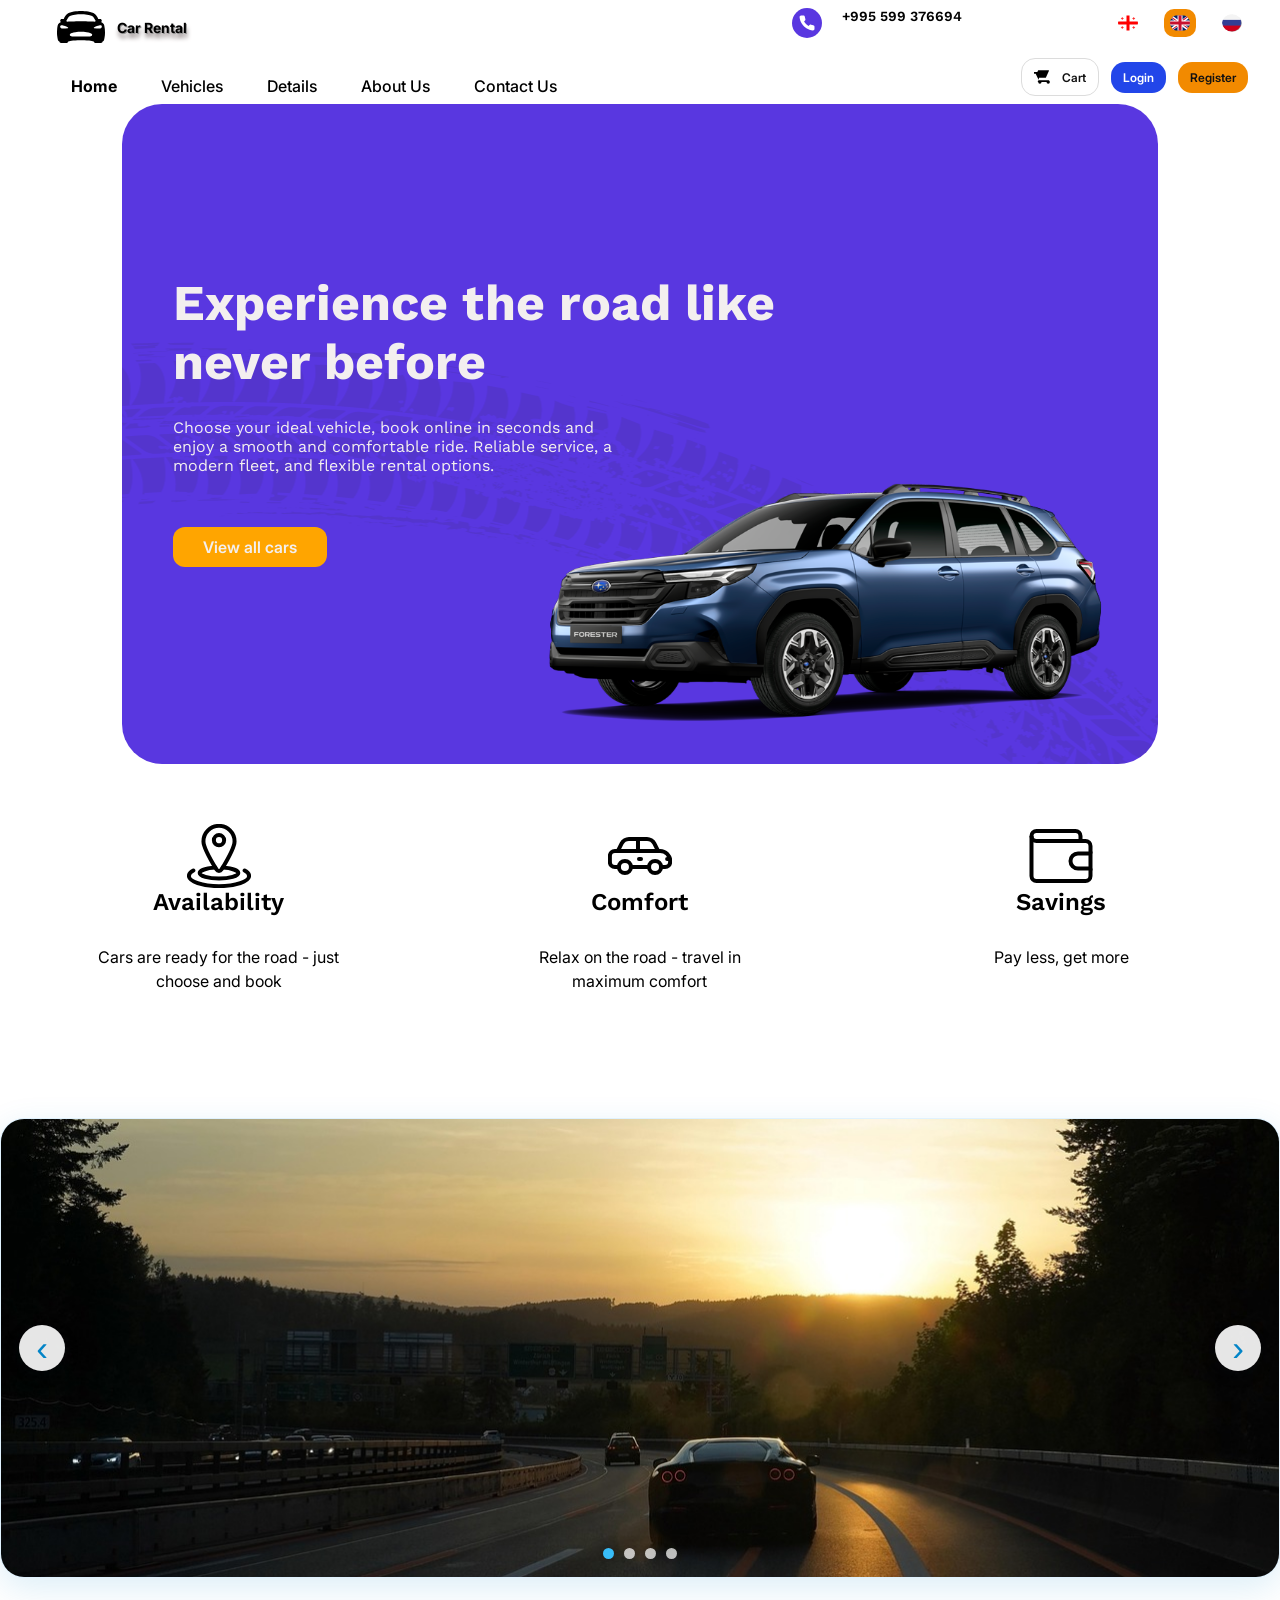
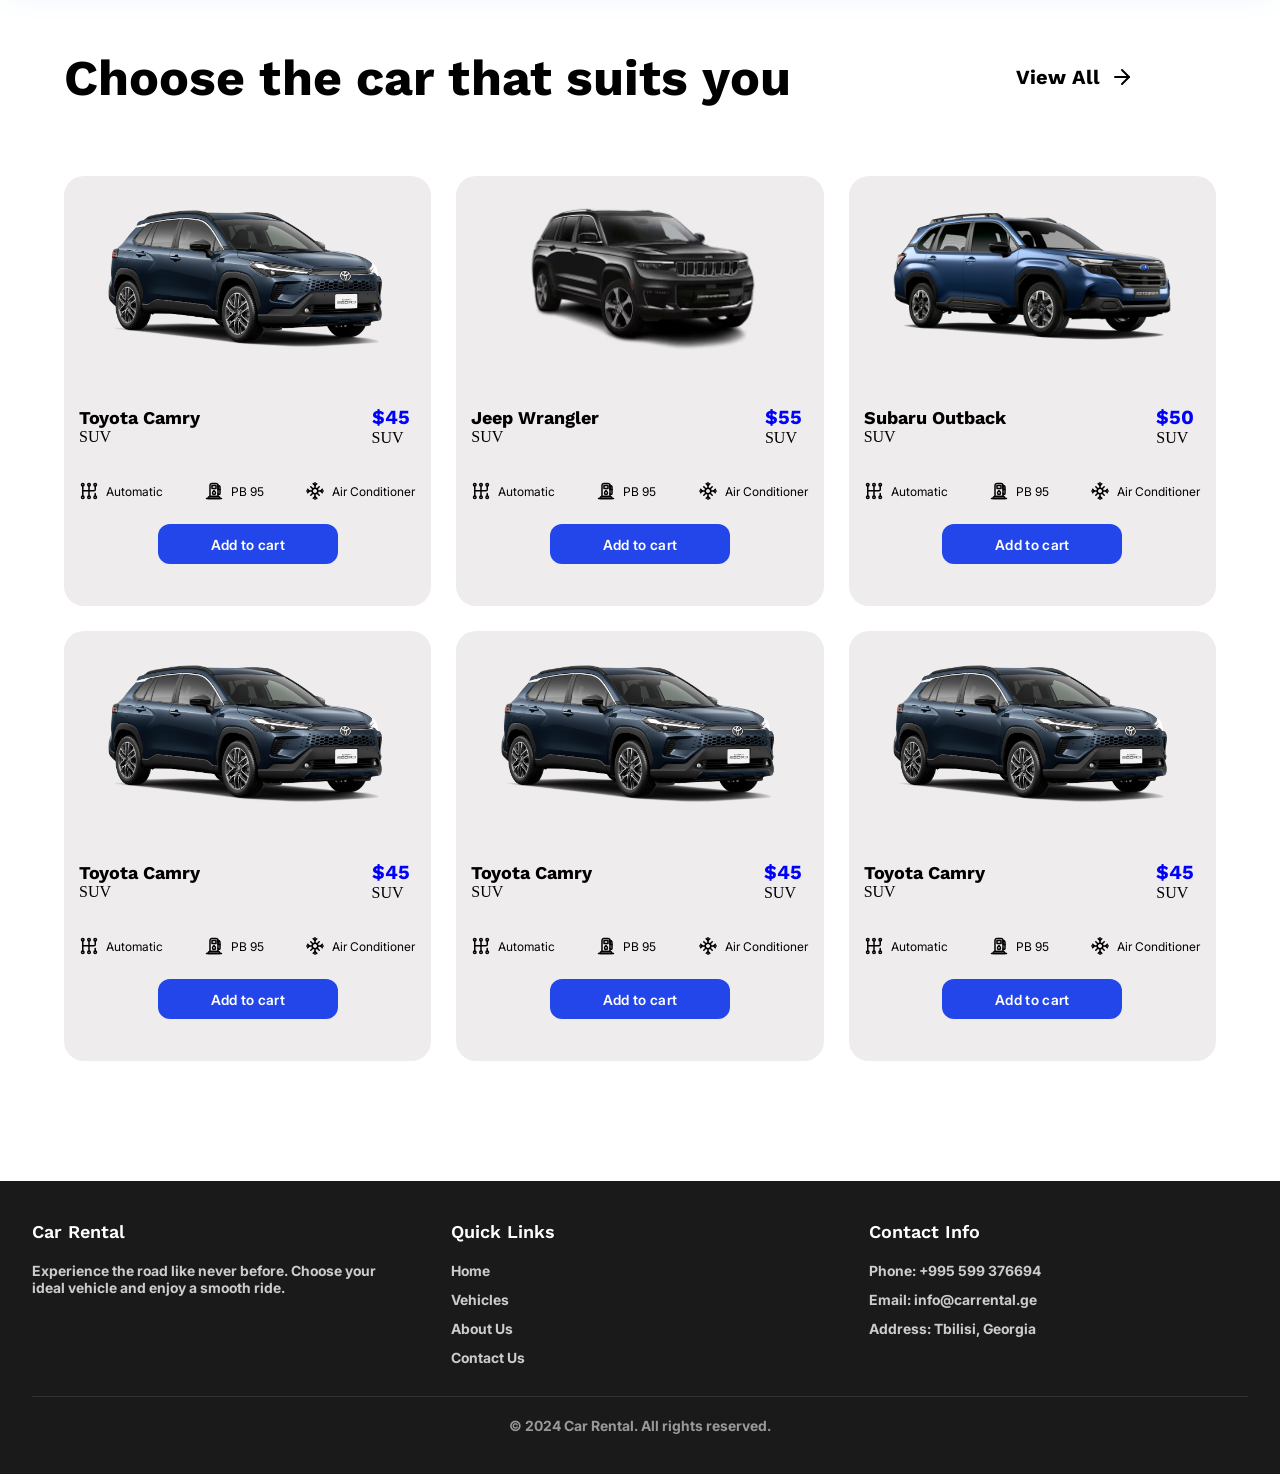
<file: index.html>
<!doctype html>
<html lang="en">
  <head>
    <meta charset="UTF-8" />
    <meta name="viewport" content="width=device-width, initial-scale=1.0" />
    <link rel="stylesheet" href="css/style.css" />
    <title>Car Rental</title>
  </head>
  <body>
    <header class="head_part row">
      <div class="header_left row">
        <div class="logo_box row">
          <img src="./icon/car1.svg" alt="car icon" class="logo" />
          <p class="logo_text row">Car Rental</p>
        </div>
        <input
          type="checkbox"
          id="nav_toggle"
          class="nav_toggle"
          aria-label="Toggle navigation"
        />
        <label for="nav_toggle" class="nav_burger" aria-hidden="true">
          <span></span>
          <span></span>
          <span></span>
        </label>
        <nav class="nav_box row">
          <a href="index.html" class="nav_text bold">Home</a>
          <a href="cars.html" class="nav_text">Vehicles</a>
          <a href="" class="nav_text">Details</a>
          <a href="" class="nav_text">About Us</a>
          <a href="" class="nav_text">Contact Us</a>
        </nav>
      </div>
      <div class="header_right row">
        <div class="phone_box row">
          <img src="./icon/phone.svg" alt="phone" class="phone" />
          <p class="phone_num">+995 599 376694</p>
        </div>
        <div class="flag_box row">
          <button
            type="button"
            class="lang_button"
            data-lang="ka"
            aria-label="ქართული"
          >
            <img src="./icon/ge.svg" alt="geo" class="flag" />
          </button>
          <button
            type="button"
            class="lang_button"
            data-lang="en"
            aria-label="English"
          >
            <img src="./icon/uk.svg" alt="eng" class="flag" />
          </button>
          <button
            type="button"
            class="lang_button"
            data-lang="ru"
            aria-label="Русский"
          >
            <img src="./photo/russian flag.png" alt="rus" class="flag" />
          </button>
        </div>
        <div class="header_actions row">
          <button type="button" class="cart_link" data-open-panel="cart">
            <img src="./icon/cart.svg" alt="Cart" class="cart_icon" />
            <span>Cart</span>
          </button>
          <button type="button" class="auth_button" data-open-panel="login">
            Login
          </button>
          <button
            type="button"
            class="auth_button register"
            data-open-panel="register"
          >
            Register
          </button>
        </div>
      </div>
    </header>
    <main class="main_conteiner row">
      <div class="conteiner row">
        <div class="main_plate row">
          <div class="plate row">
            <img src="./photo/subaru.png" alt="subaru" class="car" />
            <div class="main_textbox">
              <div class="title_textbox">
                <h1 class="title">Experience the road like never before</h1>
              </div>
              <div class="small_textbox">
                <p class="small_text">
                  Choose your ideal vehicle, book online in seconds and enjoy a
                  smooth and comfortable ride. <br />
                  Reliable service, a modern fleet, and flexible rental options.
                </p>
              </div>
              <div class="butt_box">
                <a class="btn" href="cars.html">
                  <span class="btn_text">View all cars</span>
                </a>
              </div>
            </div>
            <input
              type="checkbox"
              id="book_toggle"
              class="book_toggle"
              aria-label="Toggle booking form"
            />
            <label for="book_toggle" class="book_burger">
              <span></span>
              <span></span>
              <span></span>
              Book your car
            </label>
            <div class="book_box row">
              <h2 class="book_title">Book your car</h2>
              <div class="select_box row">
                <form action="#">
                  <select
                    id="car_type"
                    name="car_type"
                    class="car_book"
                    aria-label="Car type"
                  >
                    <option value="Car type" selected>Car type</option>
                    <option value="">Sedan</option>
                    <option value="">Cabriolet</option>
                    <option value="">Pickup</option>
                    <option value="">Minivan</option>
                    <option value="">SUV</option>
                  </select>
                </form>
                <form action="">
                  <select
                    id="rental_place"
                    name="rental_place"
                    class="car_book"
                    aria-label="Place of rental"
                  >
                    <option value="Car type" selected>Place of rental</option>
                    <option value="">Tbilisi Airport</option>
                    <option value="">Kote Afkhazi street</option>
                    <option value="">Avlabari</option>
                    <option value=""></option>
                    <option value=""></option>
                  </select>
                </form>
                <form action="">
                  <select
                    id="return_place"
                    name="return_place"
                    class="car_book"
                    aria-label="Place of return"
                  >
                    <option value="Car type" selected>Place of return</option>
                    <option value="">Tbilisi Airport</option>
                    <option value="">Kote Afkhazi street</option>
                    <option value="">Avlabari</option>
                    <option value=""></option>
                    <option value=""></option>
                  </select>
                </form>
                <form action="">
                  <label for="rental_date" class="date-label">Rental date</label>
                  <input
                    type="date"
                    id="rental_date"
                    name="rental_date"
                    aria-label="Rental date"
                    class="car_book"
                    required
                  />
                </form>
                <form action="">
                  <label for="return_date" class="date-label">Return date</label>
                  <input
                    type="date"
                    id="return_date"
                    name="return_date"
                    aria-label="Return date"
                    class="car_book"
                    required
                  />
                </form>
              </div>
              <div class="book_btn_box">
                <button class="car_book btn">
                  <p class="book_text">Book now</p>
                </button>
              </div>
            </div>
          </div>
        </div>
        <div class="icon_row">
          <div class="icon_box">
            <img src="./icon/location 1.svg" alt="location" class="icon" />
            <h2 class="icon_text">Availability</h2>
            <p class="icon_smalltext">
              Cars are ready for the road — just choose and book
            </p>
          </div>
          <div class="icon_box">
            <img src="./icon/car(2) 1.svg" alt="car" class="icon" />
            <h2 class="icon_text">Comfort</h2>
            <p class="icon_smalltext">
              Relax on the road — travel in maximum comfort
            </p>
          </div>
          <div class="icon_box">
            <img src="./icon/wallet(1) 1.svg" alt="walet" class="icon" />
            <h2 class="icon_text">Savings</h2>
            <p class="icon_smalltext">Pay less, get more</p>
          </div>
        </div>
      </div>
      <div class="image-slider-section" aria-label="Project photos">
        <div class="image-slider" data-slider>
          <button
            class="slider-btn slider-btn-prev"
            type="button"
            data-slider-prev
            aria-label="Previous image"
          >
            &#8249;
          </button>
          <div class="slider-track">
            <img
              class="slider-image active"
              src="./photo/1.jpg"
              alt="Landscape survey area"
            />
            <img
              class="slider-image"
              src="./photo/2.jpg"
              alt="Project planning maps"
            />
            <img
              class="slider-image"
              src="./photo/3.jpg"
              alt="Construction measurement site"
            />
            <img
              class="slider-image"
              src="./photo/4.jpg"
              alt="Topographic map"
            />
          </div>
          <button
            class="slider-btn slider-btn-next"
            type="button"
            data-slider-next
            aria-label="Next image"
          >
            &#8250;
          </button>
          <div class="slider-dots" aria-label="Slider navigation">
            <button
              class="active"
              type="button"
              data-slider-dot="0"
              aria-label="Show image 1"
            ></button>
            <button
              type="button"
              data-slider-dot="1"
              aria-label="Show image 2"
            ></button>
            <button
              type="button"
              data-slider-dot="2"
              aria-label="Show image 3"
            ></button>
            <button
              type="button"
              data-slider-dot="3"
              aria-label="Show image 4"
            ></button>
          </div>
        </div>
      </div>
    </div>
      <div class="choose_carbox">
        <div class="choose_title">
          <h2 class="choose_text">
            Choose the car that <br />
            suits you
          </h2>
          <div class="next row">
            <a href="cars.html" class="view row"
              ><p class="choose_smalltext">View All</p>
              <img src="./icon/arrow-right.svg" alt="arrow" />
            </a>
          </div>
        </div>
        <div class="car_conteiner grid">
          <div class="car_box">
            <div class="small_carbox">
              <img src="./photo/toyota.png" alt="rav4" class="small_car" />
            </div>
            <div class="car_namecont row">
              <div class="car_namebox">
                <p class="car_name">Toyota Camry</p>
                <span>SUV</span>
              </div>
              <div class="price_box">
                <p class="price">$45</p>
                <span>SUV</span>
              </div>
            </div>
            <div class="car_databox row">
              <div class="data_item">
                <img
                  src="./icon/gear-shift(1) 1.svg"
                  alt="gear"
                  class="data_icon"
                />
                <p class="data_text">Automatic</p>
              </div>
              <div class="data_item">
                <img src="./icon/g17.svg" alt="petrol" class="data_icon" />
                <p class="data_text">PB 95</p>
              </div>
              <div class="data_item">
                <img src="./icon/air.svg" alt="air" class="data_icon" />
                <p class="data_text">Air Conditioner</p>
              </div>
            </div>
            <button class="card_btn">Book now</button>
          </div>
          <div class="car_box">
            <div class="small_carbox">
              <img src="./photo/jeep.avif" alt="jeep" class="small_car" />
            </div>
            <div class="car_namecont row">
              <div class="car_namebox">
                <p class="car_name">Jeep Wrangler</p>
                <span>SUV</span>
              </div>
              <div class="price_box">
                <p class="price">$55</p>
                <span>SUV</span>
              </div>
            </div>
            <div class="car_databox row">
              <div class="data_item">
                <img
                  src="./icon/gear-shift(1) 1.svg"
                  alt="gear"
                  class="data_icon"
                />
                <p class="data_text">Automatic</p>
              </div>
              <div class="data_item">
                <img src="./icon/g17.svg" alt="petrol" class="data_icon" />
                <p class="data_text">PB 95</p>
              </div>
              <div class="data_item">
                <img src="./icon/air.svg" alt="air" class="data_icon" />
                <p class="data_text">Air Conditioner</p>
              </div>
            </div>
            <button class="card_btn">Book now</button>
          </div>
          <div class="car_box">
            <div class="small_carbox">
              <img src="./photo/subaru1.png" alt="rav4" class="small_car" />
            </div>
            <div class="car_namecont row">
              <div class="car_namebox">
                <p class="car_name">Subaru Outback</p>
                <span>SUV</span>
              </div>
              <div class="price_box">
                <p class="price">$50</p>
                <span>SUV</span>
              </div>
            </div>
            <div class="car_databox row">
              <div class="data_item">
                <img
                  src="./icon/gear-shift(1) 1.svg"
                  alt="gear"
                  class="data_icon"
                />
                <p class="data_text">Automatic</p>
              </div>
              <div class="data_item">
                <img src="./icon/g17.svg" alt="petrol" class="data_icon" />
                <p class="data_text">PB 95</p>
              </div>
              <div class="data_item">
                <img src="./icon/air.svg" alt="air" class="data_icon" />
                <p class="data_text">Air Conditioner</p>
              </div>
            </div>
            <button class="card_btn">Book now</button>
          </div>
          <div class="car_box">
            <div class="small_carbox">
              <img src="./photo/toyota.png" alt="rav4" class="small_car" />
            </div>
            <div class="car_namecont row">
              <div class="car_namebox">
                <p class="car_name">Toyota Camry</p>
                <span>SUV</span>
              </div>
              <div class="price_box">
                <p class="price">$45</p>
                <span>SUV</span>
              </div>
            </div>
            <div class="car_databox row">
              <div class="data_item">
                <img
                  src="./icon/gear-shift(1) 1.svg"
                  alt="gear"
                  class="data_icon"
                />
                <p class="data_text">Automatic</p>
              </div>
              <div class="data_item">
                <img src="./icon/g17.svg" alt="petrol" class="data_icon" />
                <p class="data_text">PB 95</p>
              </div>
              <div class="data_item">
                <img src="./icon/air.svg" alt="air" class="data_icon" />
                <p class="data_text">Air Conditioner</p>
              </div>
            </div>
            <button class="card_btn">Book now</button>
          </div>
          <div class="car_box">
            <div class="small_carbox">
              <img src="./photo/toyota.png" alt="rav4" class="small_car" />
            </div>
            <div class="car_namecont row">
              <div class="car_namebox">
                <p class="car_name">Toyota Camry</p>
                <span>SUV</span>
              </div>
              <div class="price_box">
                <p class="price">$45</p>
                <span>SUV</span>
              </div>
            </div>
            <div class="car_databox row">
              <div class="data_item">
                <img
                  src="./icon/gear-shift(1) 1.svg"
                  alt="gear"
                  class="data_icon"
                />
                <p class="data_text">Automatic</p>
              </div>
              <div class="data_item">
                <img src="./icon/g17.svg" alt="petrol" class="data_icon" />
                <p class="data_text">PB 95</p>
              </div>
              <div class="data_item">
                <img src="./icon/air.svg" alt="air" class="data_icon" />
                <p class="data_text">Air Conditioner</p>
              </div>
            </div>
            <button class="card_btn">Book now</button>
          </div>
          <div class="car_box">
            <div class="small_carbox">
              <img src="./photo/toyota.png" alt="rav4" class="small_car" />
            </div>
            <div class="car_namecont row">
              <div class="car_namebox">
                <p class="car_name">Toyota Camry</p>
                <span>SUV</span>
              </div>
              <div class="price_box">
                <p class="price">$45</p>
                <span>SUV</span>
              </div>
            </div>
            <div class="car_databox row">
              <div class="data_item">
                <img
                  src="./icon/gear-shift(1) 1.svg"
                  alt="gear"
                  class="data_icon"
                />
                <p class="data_text">Automatic</p>
              </div>
              <div class="data_item">
                <img src="./icon/g17.svg" alt="petrol" class="data_icon" />
                <p class="data_text">PB 95</p>
              </div>
              <div class="data_item">
                <img src="./icon/air.svg" alt="air" class="data_icon" />
                <p class="data_text">Air Conditioner</p>
              </div>
            </div>
            <button class="card_btn">Book now</button>
          </div>
        </div>
      </div>
    </main>
    <div class="overlay" id="cartOverlay" data-panel="cart" aria-hidden="true">
      <button
        class="overlay_backdrop"
        type="button"
        data-close-panel
        aria-label="Close"
      ></button>
      <aside class="cart_drawer" aria-label="Shopping cart">
        <div class="panel_header">
          <h2 class="section_title">Shopping cart</h2>
          <button
            class="panel_close"
            type="button"
            data-close-panel
            aria-label="Close"
          >
            ×
          </button>
        </div>
        <div id="cartList" class="cart_list">
          <p class="empty_cart">No selected cars yet.</p>
        </div>
        <div class="cart_summary">
          <p>Total: <span id="cartTotal">0</span>$</p>
          <button id="clearCartBtn" class="clear_cart_btn" type="button">
            Clear cart
          </button>
        </div>
        <p class="form_message" id="cartMessage"></p>
      </aside>
    </div>
    <div
      class="overlay"
      id="loginOverlay"
      data-panel="login"
      aria-hidden="true"
    >
      <button
        class="overlay_backdrop"
        type="button"
        data-close-panel
        aria-label="Close"
      ></button>
      <section class="modal_panel registration_section">
        <div class="panel_header">
          <h2 class="section_title">Login</h2>
          <button
            class="panel_close"
            type="button"
            data-close-panel
            aria-label="Close"
          >
            ×
          </button>
        </div>
        <form id="loginForm" class="register_form">
          <label class="form_label" for="loginEmail">Email</label>
          <input
            class="form_input"
            type="email"
            id="loginEmail"
            name="email"
            required
          />
          <label class="form_label" for="loginPassword">Password</label>
          <input
            class="form_input"
            type="password"
            id="loginPassword"
            name="password"
            required
          />
          <button type="submit" class="submit_btn">Login</button>
          <p class="form_message" id="loginMessage"></p>
        </form>
        <p class="auth_prompt">
          Don't have an account?
          <button type="button" class="auth_switch" data-open-panel="register">
            Register here
          </button>
        </p>
      </section>
    </div>
    <div
      class="overlay"
      id="registerOverlay"
      data-panel="register"
      aria-hidden="true"
    >
      <button
        class="overlay_backdrop"
        type="button"
        data-close-panel
        aria-label="Close"
      ></button>
      <section class="modal_panel registration_section">
        <div class="panel_header">
          <h2 class="section_title">Register</h2>
          <button
            class="panel_close"
            type="button"
            data-close-panel
            aria-label="Close"
          >
            ×
          </button>
        </div>
        <form id="registerForm" class="register_form">
          <label class="form_label" for="registerFullName">Full name</label>
          <input
            class="form_input"
            type="text"
            id="registerFullName"
            name="fullName"
            required
          />
          <label class="form_label" for="registerEmail">Email</label>
          <input
            class="form_input"
            type="email"
            id="registerEmail"
            name="email"
            required
          />
          <label class="form_label" for="registerPhone">Phone</label>
          <input
            class="form_input"
            type="tel"
            id="registerPhone"
            name="phone"
            required
          />
          <label class="form_label" for="registerPassword">Password</label>
          <input
            class="form_input"
            type="password"
            id="registerPassword"
            name="password"
            required
          />
          <button type="submit" class="submit_btn">Register</button>
          <p class="form_message" id="registerMessage"></p>
        </form>
        <p class="auth_prompt">
          Already have an account?
          <button type="button" class="auth_switch" data-open-panel="login">
            Login here
          </button>
        </p>
      </section>
    </div>
    <footer>
      <div class="footer_content">
        <div class="footer_section">
          <h3>Car Rental</h3>
          <p>
            Experience the road like never before. Choose your ideal vehicle and
            enjoy a smooth ride.
          </p>
        </div>
        <div class="footer_section">
          <h3>Quick Links</h3>
          <a href="index.html">Home</a>
          <a href="cars.html">Vehicles</a>
          <a href="">About Us</a>
          <a href="">Contact Us</a>
        </div>
        <div class="footer_section">
          <h3>Contact Info</h3>
          <p>Phone: +995 599 376694</p>
          <p>Email: info@carrental.ge</p>
          <p>Address: Tbilisi, Georgia</p>
        </div>
      </div>
      <div class="footer_bottom">
        <p>&copy; 2024 Car Rental. All rights reserved.</p>
      </div>
    </footer>
    <script src="js/app.js"></script>
  </body>
</html>
</file>
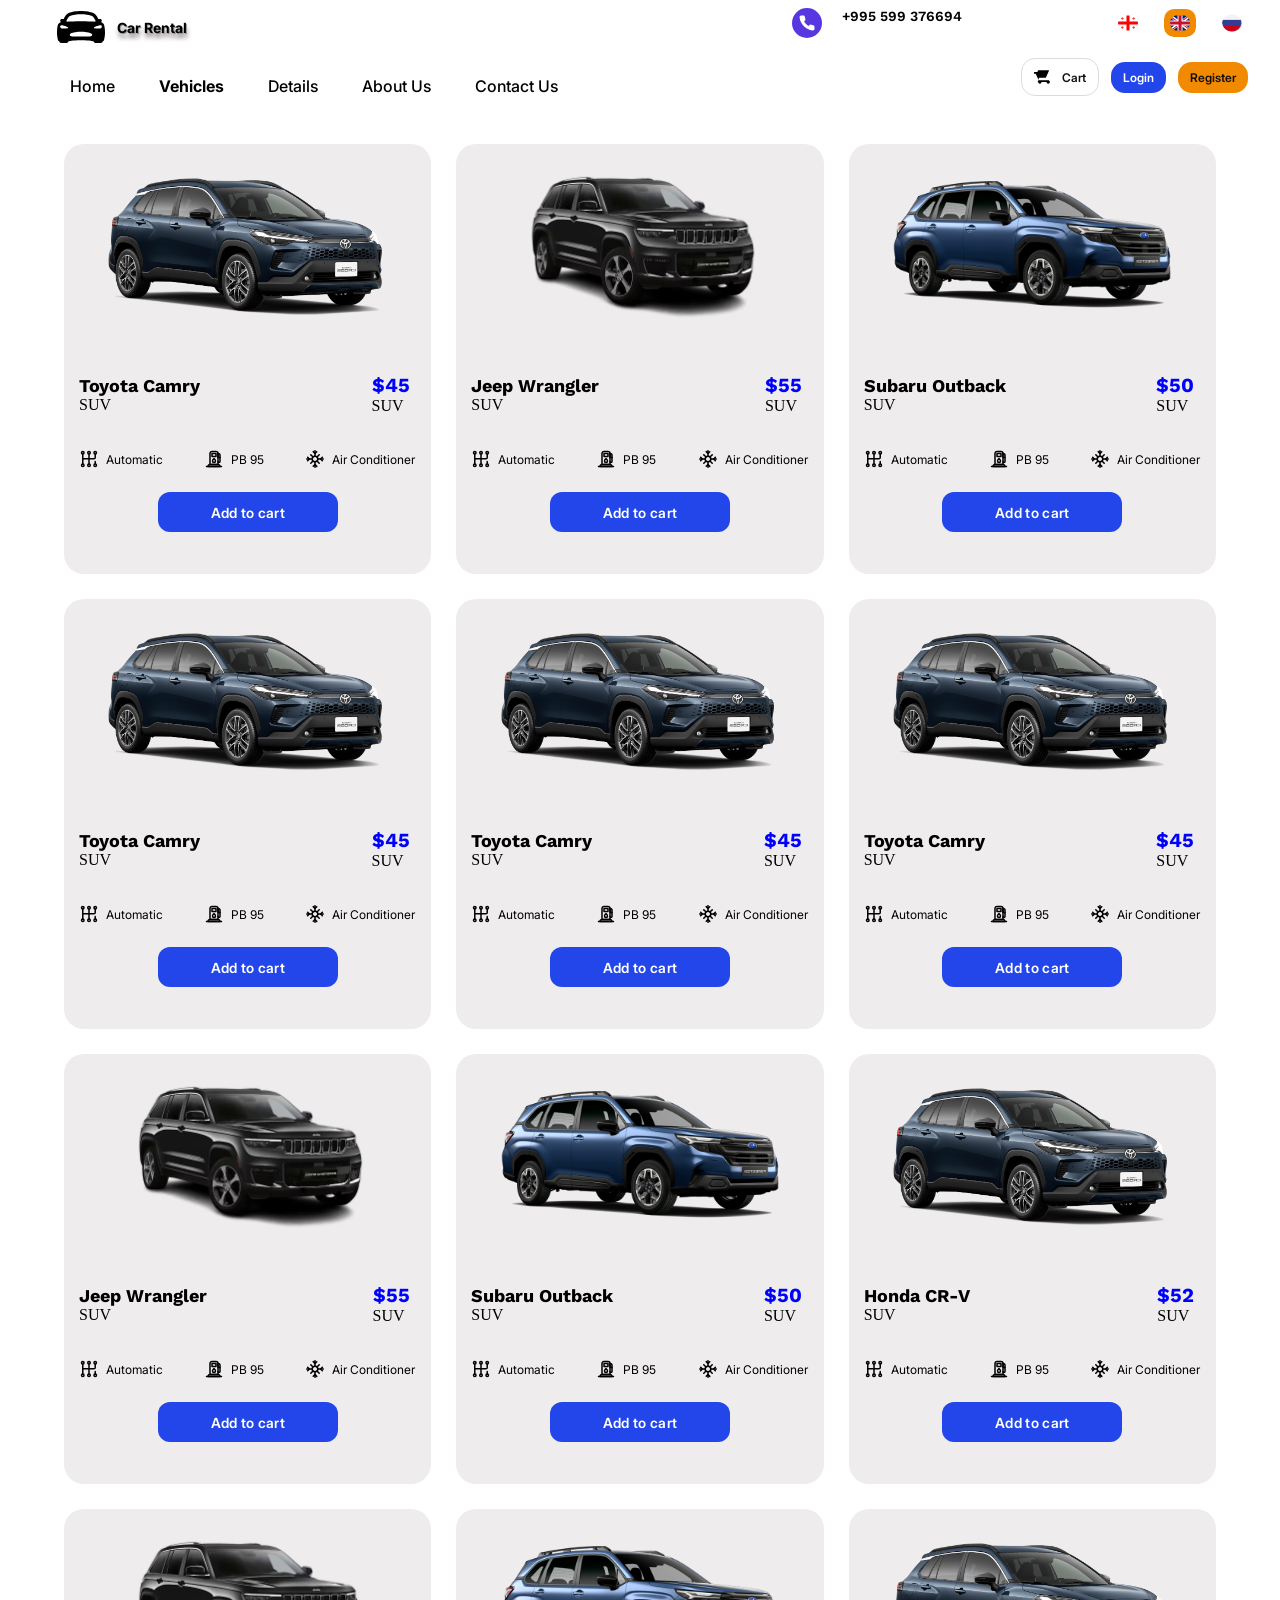
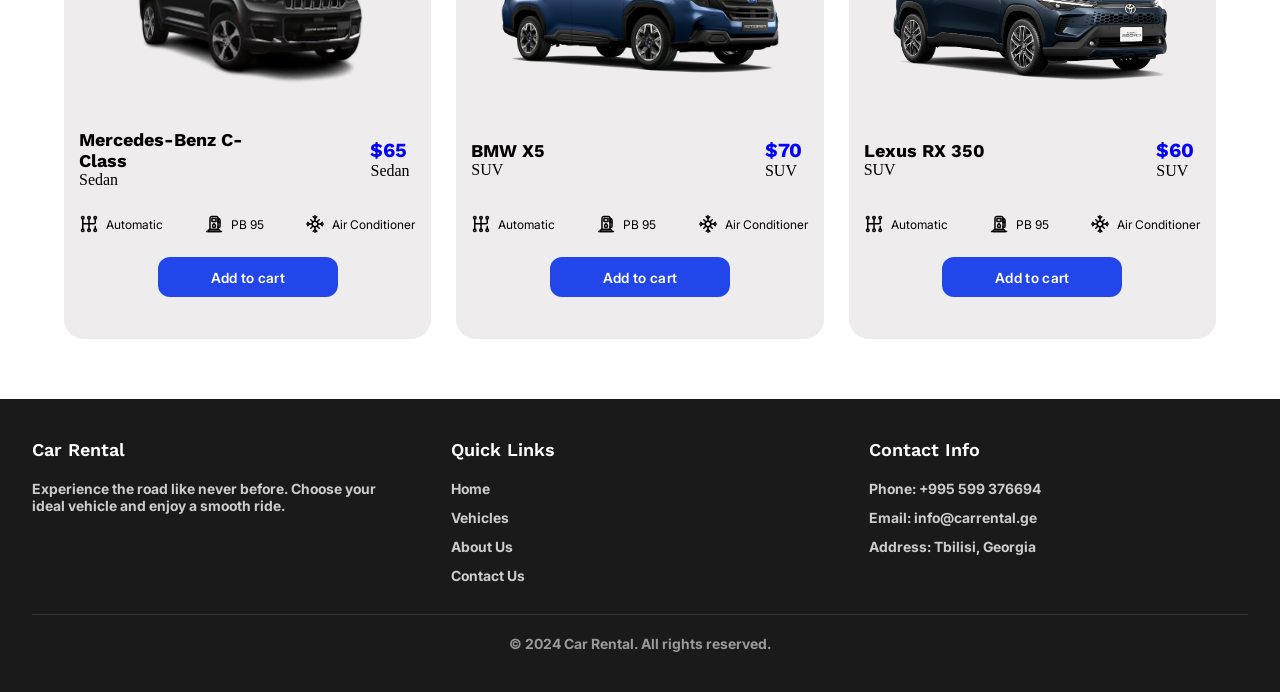
<file: cars.html>
<!doctype html>
<html lang="en">
  <head>
    <meta charset="UTF-8" />
    <meta name="viewport" content="width=device-width, initial-scale=1.0" />
    <link rel="stylesheet" href="css/style.css" />
    <title>Vehicles - Car Rental</title>
  </head>
  <body>
    <header class="head_part row">
      <div class="header_left row">
        <div class="logo_box row">
          <img src="./icon/car1.svg" alt="car icon" class="logo" />
          <p class="logo_text row">Car Rental</p>
        </div>
        <input
          type="checkbox"
          id="nav_toggle"
          class="nav_toggle"
          aria-label="Toggle navigation"
        />
        <label for="nav_toggle" class="nav_burger" aria-hidden="true">
          <span></span>
          <span></span>
          <span></span>
        </label>
        <nav class="nav_box row">
          <a href="index.html" class="nav_text">Home</a>
          <a href="cars.html" class="nav_text bold">Vehicles</a>
          <a href="" class="nav_text">Details</a>
          <a href="" class="nav_text">About Us</a>
          <a href="" class="nav_text">Contact Us</a>
        </nav>
      </div>
      <div class="header_right row">
        <div class="phone_box row">
          <img src="./icon/phone.svg" alt="phone" class="phone" />
          <p class="phone_num">+995 599 376694</p>
        </div>
        <div class="flag_box row">
          <button type="button" class="lang_button" data-lang="ka" aria-label="ქართული">
            <img src="./icon/ge.svg" alt="geo" class="flag" />
          </button>
          <button type="button" class="lang_button" data-lang="en" aria-label="English">
            <img src="./icon/uk.svg" alt="eng" class="flag" />
          </button>
          <button type="button" class="lang_button" data-lang="ru" aria-label="Русский">
            <img src="./photo/russian flag.png" alt="rus" class="flag" />
          </button>
        </div>
        <div class="header_actions row">
          <button type="button" class="cart_link" data-open-panel="cart">
            <img src="./icon/cart.svg" alt="Cart" class="cart_icon" />
            <span>Cart</span>
          </button>
          <button type="button" class="auth_button" data-open-panel="login">Login</button>
          <button type="button" class="auth_button register" data-open-panel="register">Register</button>
        </div>
      </div>
    </header>
    <div class="car_conteiner grid">
      <div class="car_box">
        <div class="small_carbox">
          <img src="./photo/toyota.png" alt="rav4" class="small_car" />
        </div>
        <div class="car_namecont row">
          <div class="car_namebox">
            <p class="car_name">Toyota Camry</p>
            <span>SUV</span>
          </div>
          <div class="price_box">
            <p class="price">$45</p>
            <span>SUV</span>
          </div>
        </div>
        <div class="car_databox row">
          <div class="data_item">
            <img
              src="./icon/gear-shift(1) 1.svg"
              alt="gear"
              class="data_icon"
            />
            <p class="data_text">Automatic</p>
          </div>
          <div class="data_item">
            <img src="./icon/g17.svg" alt="petrol" class="data_icon" />
            <p class="data_text">PB 95</p>
          </div>
          <div class="data_item">
            <img src="./icon/air.svg" alt="air" class="data_icon" />
            <p class="data_text">Air Conditioner</p>
          </div>
        </div>
        <button class="card_btn">Book now</button>
      </div>
      <div class="car_box">
        <div class="small_carbox">
          <img src="./photo/jeep.avif" alt="jeep" class="small_car" />
        </div>
        <div class="car_namecont row">
          <div class="car_namebox">
            <p class="car_name">Jeep Wrangler</p>
            <span>SUV</span>
          </div>
          <div class="price_box">
            <p class="price">$55</p>
            <span>SUV</span>
          </div>
        </div>
        <div class="car_databox row">
          <div class="data_item">
            <img
              src="./icon/gear-shift(1) 1.svg"
              alt="gear"
              class="data_icon"
            />
            <p class="data_text">Automatic</p>
          </div>
          <div class="data_item">
            <img src="./icon/g17.svg" alt="petrol" class="data_icon" />
            <p class="data_text">PB 95</p>
          </div>
          <div class="data_item">
            <img src="./icon/air.svg" alt="air" class="data_icon" />
            <p class="data_text">Air Conditioner</p>
          </div>
        </div>
        <button class="card_btn">Book now</button>
      </div>
      <div class="car_box">
        <div class="small_carbox">
          <img src="./photo/subaru1.png" alt="rav4" class="small_car" />
        </div>
        <div class="car_namecont row">
          <div class="car_namebox">
            <p class="car_name">Subaru Outback</p>
            <span>SUV</span>
          </div>
          <div class="price_box">
            <p class="price">$50</p>
            <span>SUV</span>
          </div>
        </div>
        <div class="car_databox row">
          <div class="data_item">
            <img
              src="./icon/gear-shift(1) 1.svg"
              alt="gear"
              class="data_icon"
            />
            <p class="data_text">Automatic</p>
          </div>
          <div class="data_item">
            <img src="./icon/g17.svg" alt="petrol" class="data_icon" />
            <p class="data_text">PB 95</p>
          </div>
          <div class="data_item">
            <img src="./icon/air.svg" alt="air" class="data_icon" />
            <p class="data_text">Air Conditioner</p>
          </div>
        </div>
        <button class="card_btn">Book now</button>
      </div>
      <div class="car_box">
        <div class="small_carbox">
          <img src="./photo/toyota.png" alt="rav4" class="small_car" />
        </div>
        <div class="car_namecont row">
          <div class="car_namebox">
            <p class="car_name">Toyota Camry</p>
            <span>SUV</span>
          </div>
          <div class="price_box">
            <p class="price">$45</p>
            <span>SUV</span>
          </div>
        </div>
        <div class="car_databox row">
          <div class="data_item">
            <img
              src="./icon/gear-shift(1) 1.svg"
              alt="gear"
              class="data_icon"
            />
            <p class="data_text">Automatic</p>
          </div>
          <div class="data_item">
            <img src="./icon/g17.svg" alt="petrol" class="data_icon" />
            <p class="data_text">PB 95</p>
          </div>
          <div class="data_item">
            <img src="./icon/air.svg" alt="air" class="data_icon" />
            <p class="data_text">Air Conditioner</p>
          </div>
        </div>
        <button class="card_btn">Book now</button>
      </div>
      <div class="car_box">
        <div class="small_carbox">
          <img src="./photo/toyota.png" alt="rav4" class="small_car" />
        </div>
        <div class="car_namecont row">
          <div class="car_namebox">
            <p class="car_name">Toyota Camry</p>
            <span>SUV</span>
          </div>
          <div class="price_box">
            <p class="price">$45</p>
            <span>SUV</span>
          </div>
        </div>
        <div class="car_databox row">
          <div class="data_item">
            <img
              src="./icon/gear-shift(1) 1.svg"
              alt="gear"
              class="data_icon"
            />
            <p class="data_text">Automatic</p>
          </div>
          <div class="data_item">
            <img src="./icon/g17.svg" alt="petrol" class="data_icon" />
            <p class="data_text">PB 95</p>
          </div>
          <div class="data_item">
            <img src="./icon/air.svg" alt="air" class="data_icon" />
            <p class="data_text">Air Conditioner</p>
          </div>
        </div>
        <button class="card_btn">Book now</button>
      </div>
      <div class="car_box">
        <div class="small_carbox">
          <img src="./photo/toyota.png" alt="rav4" class="small_car" />
        </div>
        <div class="car_namecont row">
          <div class="car_namebox">
            <p class="car_name">Toyota Camry</p>
            <span>SUV</span>
          </div>
          <div class="price_box">
            <p class="price">$45</p>
            <span>SUV</span>
          </div>
        </div>
        <div class="car_databox row">
          <div class="data_item">
            <img
              src="./icon/gear-shift(1) 1.svg"
              alt="gear"
              class="data_icon"
            />
            <p class="data_text">Automatic</p>
          </div>
          <div class="data_item">
            <img src="./icon/g17.svg" alt="petrol" class="data_icon" />
            <p class="data_text">PB 95</p>
          </div>
          <div class="data_item">
            <img src="./icon/air.svg" alt="air" class="data_icon" />
            <p class="data_text">Air Conditioner</p>
          </div>
        </div>
        <button class="card_btn">Book now</button>
      </div>
      <div class="car_box">
        <div class="small_carbox">
          <img src="./photo/jeep.avif" alt="jeep" class="small_car" />
        </div>
        <div class="car_namecont row">
          <div class="car_namebox">
            <p class="car_name">Jeep Wrangler</p>
            <span>SUV</span>
          </div>
          <div class="price_box">
            <p class="price">$55</p>
            <span>SUV</span>
          </div>
        </div>
        <div class="car_databox row">
          <div class="data_item">
            <img
              src="./icon/gear-shift(1) 1.svg"
              alt="gear"
              class="data_icon"
            />
            <p class="data_text">Automatic</p>
          </div>
          <div class="data_item">
            <img src="./icon/g17.svg" alt="petrol" class="data_icon" />
            <p class="data_text">PB 95</p>
          </div>
          <div class="data_item">
            <img src="./icon/air.svg" alt="air" class="data_icon" />
            <p class="data_text">Air Conditioner</p>
          </div>
        </div>
        <button class="card_btn">Book now</button>
      </div>
      <div class="car_box">
        <div class="small_carbox">
          <img src="./photo/subaru1.png" alt="subaru" class="small_car" />
        </div>
        <div class="car_namecont row">
          <div class="car_namebox">
            <p class="car_name">Subaru Outback</p>
            <span>SUV</span>
          </div>
          <div class="price_box">
            <p class="price">$50</p>
            <span>SUV</span>
          </div>
        </div>
        <div class="car_databox row">
          <div class="data_item">
            <img
              src="./icon/gear-shift(1) 1.svg"
              alt="gear"
              class="data_icon"
            />
            <p class="data_text">Automatic</p>
          </div>
          <div class="data_item">
            <img src="./icon/g17.svg" alt="petrol" class="data_icon" />
            <p class="data_text">PB 95</p>
          </div>
          <div class="data_item">
            <img src="./icon/air.svg" alt="air" class="data_icon" />
            <p class="data_text">Air Conditioner</p>
          </div>
        </div>
        <button class="card_btn">Book now</button>
      </div>
      <div class="car_box">
        <div class="small_carbox">
          <img src="./photo/toyota.png" alt="camry" class="small_car" />
        </div>
        <div class="car_namecont row">
          <div class="car_namebox">
            <p class="car_name">Honda CR-V</p>
            <span>SUV</span>
          </div>
          <div class="price_box">
            <p class="price">$52</p>
            <span>SUV</span>
          </div>
        </div>
        <div class="car_databox row">
          <div class="data_item">
            <img
              src="./icon/gear-shift(1) 1.svg"
              alt="gear"
              class="data_icon"
            />
            <p class="data_text">Automatic</p>
          </div>
          <div class="data_item">
            <img src="./icon/g17.svg" alt="petrol" class="data_icon" />
            <p class="data_text">PB 95</p>
          </div>
          <div class="data_item">
            <img src="./icon/air.svg" alt="air" class="data_icon" />
            <p class="data_text">Air Conditioner</p>
          </div>
        </div>
        <button class="card_btn">Book now</button>
      </div>
      <div class="car_box">
        <div class="small_carbox">
          <img src="./photo/jeep.avif" alt="jeep" class="small_car" />
        </div>
        <div class="car_namecont row">
          <div class="car_namebox">
            <p class="car_name">Mercedes-Benz C-Class</p>
            <span>Sedan</span>
          </div>
          <div class="price_box">
            <p class="price">$65</p>
            <span>Sedan</span>
          </div>
        </div>
        <div class="car_databox row">
          <div class="data_item">
            <img
              src="./icon/gear-shift(1) 1.svg"
              alt="gear"
              class="data_icon"
            />
            <p class="data_text">Automatic</p>
          </div>
          <div class="data_item">
            <img src="./icon/g17.svg" alt="petrol" class="data_icon" />
            <p class="data_text">PB 95</p>
          </div>
          <div class="data_item">
            <img src="./icon/air.svg" alt="air" class="data_icon" />
            <p class="data_text">Air Conditioner</p>
          </div>
        </div>
        <button class="card_btn">Book now</button>
      </div>
      <div class="car_box">
        <div class="small_carbox">
          <img src="./photo/subaru1.png" alt="subaru" class="small_car" />
        </div>
        <div class="car_namecont row">
          <div class="car_namebox">
            <p class="car_name">BMW X5</p>
            <span>SUV</span>
          </div>
          <div class="price_box">
            <p class="price">$70</p>
            <span>SUV</span>
          </div>
        </div>
        <div class="car_databox row">
          <div class="data_item">
            <img
              src="./icon/gear-shift(1) 1.svg"
              alt="gear"
              class="data_icon"
            />
            <p class="data_text">Automatic</p>
          </div>
          <div class="data_item">
            <img src="./icon/g17.svg" alt="petrol" class="data_icon" />
            <p class="data_text">PB 95</p>
          </div>
          <div class="data_item">
            <img src="./icon/air.svg" alt="air" class="data_icon" />
            <p class="data_text">Air Conditioner</p>
          </div>
        </div>
        <button class="card_btn">Book now</button>
      </div>
      <div class="car_box">
        <div class="small_carbox">
          <img src="./photo/toyota.png" alt="lexus" class="small_car" />
        </div>
        <div class="car_namecont row">
          <div class="car_namebox">
            <p class="car_name">Lexus RX 350</p>
            <span>SUV</span>
          </div>
          <div class="price_box">
            <p class="price">$60</p>
            <span>SUV</span>
          </div>
        </div>
        <div class="car_databox row">
          <div class="data_item">
            <img
              src="./icon/gear-shift(1) 1.svg"
              alt="gear"
              class="data_icon"
            />
            <p class="data_text">Automatic</p>
          </div>
          <div class="data_item">
            <img src="./icon/g17.svg" alt="petrol" class="data_icon" />
            <p class="data_text">PB 95</p>
          </div>
          <div class="data_item">
            <img src="./icon/air.svg" alt="air" class="data_icon" />
            <p class="data_text">Air Conditioner</p>
          </div>
        </div>
        <button class="card_btn">Book now</button>
      </div>
    </div>
    <div class="overlay" id="cartOverlay" data-panel="cart" aria-hidden="true">
      <button class="overlay_backdrop" type="button" data-close-panel aria-label="Close"></button>
      <aside class="cart_drawer" aria-label="Shopping cart">
        <div class="panel_header">
          <h2 class="section_title">Shopping cart</h2>
          <button class="panel_close" type="button" data-close-panel aria-label="Close">×</button>
        </div>
        <div id="cartList" class="cart_list">
          <p class="empty_cart">No selected cars yet.</p>
        </div>
        <div class="cart_summary">
          <p>Total: <span id="cartTotal">0</span>$</p>
          <button id="clearCartBtn" class="clear_cart_btn" type="button">
            Clear cart
          </button>
        </div>
        <p class="form_message" id="cartMessage"></p>
      </aside>
    </div>
    <div class="overlay" id="loginOverlay" data-panel="login" aria-hidden="true">
      <button class="overlay_backdrop" type="button" data-close-panel aria-label="Close"></button>
      <section class="modal_panel registration_section">
        <div class="panel_header">
          <h2 class="section_title">Login</h2>
          <button class="panel_close" type="button" data-close-panel aria-label="Close">×</button>
        </div>
        <form id="loginForm" class="register_form">
          <label class="form_label" for="loginEmail">Email</label>
          <input class="form_input" type="email" id="loginEmail" name="email" required />
          <label class="form_label" for="loginPassword">Password</label>
          <input class="form_input" type="password" id="loginPassword" name="password" required />
          <button type="submit" class="submit_btn">Login</button>
          <p class="form_message" id="loginMessage"></p>
        </form>
        <p class="auth_prompt">
          Don't have an account?
          <button type="button" class="auth_switch" data-open-panel="register">Register here</button>
        </p>
      </section>
    </div>
    <div class="overlay" id="registerOverlay" data-panel="register" aria-hidden="true">
      <button class="overlay_backdrop" type="button" data-close-panel aria-label="Close"></button>
      <section class="modal_panel registration_section">
        <div class="panel_header">
          <h2 class="section_title">Register</h2>
          <button class="panel_close" type="button" data-close-panel aria-label="Close">×</button>
        </div>
        <form id="registerForm" class="register_form">
          <label class="form_label" for="registerFullName">Full name</label>
          <input class="form_input" type="text" id="registerFullName" name="fullName" required />
          <label class="form_label" for="registerEmail">Email</label>
          <input class="form_input" type="email" id="registerEmail" name="email" required />
          <label class="form_label" for="registerPhone">Phone</label>
          <input class="form_input" type="tel" id="registerPhone" name="phone" required />
          <label class="form_label" for="registerPassword">Password</label>
          <input class="form_input" type="password" id="registerPassword" name="password" required />
          <button type="submit" class="submit_btn">Register</button>
          <p class="form_message" id="registerMessage"></p>
        </form>
        <p class="auth_prompt">
          Already have an account?
          <button type="button" class="auth_switch" data-open-panel="login">Login here</button>
        </p>
      </section>
    </div>
    <footer>
      <div class="footer_content">
        <div class="footer_section">
          <h3>Car Rental</h3>
          <p>Experience the road like never before. Choose your ideal vehicle and enjoy a smooth ride.</p>
        </div>
        <div class="footer_section">
          <h3>Quick Links</h3>
          <a href="index.html">Home</a>
          <a href="cars.html">Vehicles</a>
          <a href="">About Us</a>
          <a href="">Contact Us</a>
        </div>
        <div class="footer_section">
          <h3>Contact Info</h3>
          <p>Phone: +995 599 376694</p>
          <p>Email: info@carrental.ge</p>
          <p>Address: Tbilisi, Georgia</p>
        </div>
      </div>
      <div class="footer_bottom">
        <p>&copy; 2024 Car Rental. All rights reserved.</p>
      </div>
    </footer>
    <script src="js/app.js"></script>
  </body>
</html>
</file>
<file: css/style.css>
﻿* {
  margin: 0;
  padding: 0;
  box-sizing: border-box;
}
a {
  text-decoration: none;
}
body {
  position: relative;
  min-width: 320px;
  overflow-x: hidden;
}
ul {
  list-style-type: none;
}
fieldset,
input,
select,
textarea,
button {
  border: none;
}
.row {
  display: flex;
}
.grid {
  display: grid;
}
.no-screen {
  display: none;
}
button {
  background-color: transparent;
  cursor: pointer;
}
.d-wrapper {
  margin-inline: auto;
  width: 80%;
}
.wrap {
  flex-wrap: wrap;
}
@font-face {
  font-family: inter;
  src: url(../font/Inter_18pt-Bold.ttf);
}
@font-face {
  font-family: inter_semibold;
  src: url(../font/Inter_28pt-SemiBold.ttf);
}
@font-face {
  font-family: inter_med;
  src: url(../font/Inter_18pt-Medium.ttf);
}
@font-face {
  font-family: inter_reg;
  src: url(../font/Inter_18pt-Regular.ttf);
}
@font-face {
  font-family: sans;
  src: url(../font/WorkSans-Regular.ttf);
}
@font-face {
  font-family: sans_bold;
  src: url(../font/WorkSans-SemiBold.ttf);
}
@font-face {
  font-family: saans;
  src: url(../font/WorkSans-Bold.ttf);
}
@font-face {
  font-family: nino;
  src: url(../font/bpg_nino_mtavruli_bold.ttf);
}
.head_part {
  width: 100%;
  min-height: 104px;
  align-items: center;
  justify-content: space-between;
  gap: 20px;
  padding: 0 32px;
}
.header_left,
.header_right {
  display: flex;
  align-items: center;
  gap: 20px;
}
.header_left {
  flex: 1;
  flex-wrap: wrap;
}
.header_right {
  justify-content: flex-end;
  flex-wrap: wrap;
}
.tel_box {
  width: auto;
  flex-direction: row;
  justify-content: flex-end;
  align-items: center;
  gap: 16px;
}
.phone_box {
  width: auto;
  gap: 12px;
}
.logo_box {
  width: 180px;
  height: 48px;
  justify-content: center;
  gap: 12px;
  margin-left: 0;
}
.logo {
  width: 48px;
  height: 48px;
}
.logo_text {
  font-weight: 500;
  font-size: 16px;
  font-family: inter;
  line-height: normal;
  letter-spacing: 0;
  align-items: center;
  text-shadow:
    1px 1px 0 #969696,
    1px 5px 4px #887d7d;
}
.logo_textgeo {
  font-weight: 500;
  font-size: 16px;
  font-family: inter;
  line-height: normal;
  letter-spacing: 0;
  align-items: center;
  text-shadow:
    1px 1px 0 #969696,
    1px 5px 4px #887d7d;
}
.nav_box {
  width: 564px;
  height: 30px;
  gap: 44px;
  justify-content: center;
  align-items: center;
}
.nav_toggle {
  display: none;
}
.nav_burger {
  display: none;
  width: 40px;
  height: 40px;
  flex-direction: column;
  align-items: center;
  justify-content: center;
  gap: 6px;
  cursor: pointer;
}
.nav_burger span {
  display: block;
  width: 26px;
  height: 2px;
  background: #111;
  border-radius: 2px;
  transition:
    transform 0.2s ease,
    opacity 0.2s ease;
}
.nav_text {
  display: inline-flex;
  align-items: center;
  font-weight: 300;
  font-size: 18px;
  font-family: inter_med;
  line-height: normal;
  letter-spacing: 0;
  color: black;
  transition: color 0.2s ease;
}
.nav_textgeo {
  display: inline-flex;
  align-items: center;
  font-weight: 300;
  font-size: 18px;
  font-family: nino;
  line-height: normal;
  letter-spacing: 0;
  color: black;
  transition: color 0.2s ease;
}
.nav_text:hover,
.nav_textgeo:hover {
  color: #f28a00;
}
.tel_box {
  width: 25%;
  height: 70px;
  flex-direction: column;
  justify-content: center;
  gap: 12px;
}
.phone_box {
  width: 300px;
  gap: 20px;
}
.phone {
  width: 30px;
  height: 30px;
}
.flag_box {
  width: auto;
  gap: 20px;
}
.lang_button {
  display: inline-flex;
  align-items: center;
  justify-content: center;
  width: 32px;
  height: 28px;
  border-radius: 10px;
  cursor: pointer;
}
.lang_button.active {
  background: #f28a00;
}
.header_actions {
  gap: 12px;
  align-items: center;
}
.cart_link {
  display: inline-flex;
  align-items: center;
  gap: 8px;
  padding: 10px 14px;
  border-radius: 14px;
  background: #fff;
  border: 1px solid #dcdcdc;
  color: #111;
  font-family: inter_semibold;
  text-decoration: none;
}
.cart_link:hover {
  background: #f5f5f5;
}
.cart_icon {
  width: 20px;
  height: 20px;
}
.auth_button {
  display: inline-flex;
  align-items: center;
  justify-content: center;
  padding: 10px 16px;
  border-radius: 14px;
  background: #2246e9;
  color: #fff;
  font-family: inter_semibold;
  font-size: 14px;
  text-decoration: none;
}
.auth_button:hover {
  background: #f28a00;
}
.auth_button.register {
  background: #f28a00;
  color: #111;
}
.phone_text {
  font-weight: 300;
  font-size: 16px;
  font-family: sans;
  line-height: normal;
  letter-spacing: 0;
  align-items: center;
  color: black;
}
.phone_num {
  font-weight: 300;
  font-size: 16px;
  font-family: sans_bold;
  line-height: normal;
  letter-spacing: 0;
  align-items: center;
  color: black;
}
.bold {
  font-family: inter;
}
.flag {
  width: 25px;
  height: 20px;
  border-radius: 50%;
}
.main_conteiner {
  width: 100%;
  flex-direction: column;
  align-items: center;
}
.conteiner {
  width: 90%;
  min-height: 974px;
  flex-direction: column;
  align-items: center;
}
.main_plate {
  width: 90%;
  height: 660px;
  justify-content: center;
  border-radius: 40px;
  background-image: url(../photo/Hero.png);
  background-repeat: no-repeat;
  background-size: cover;
  background-position: center;
  justify-content: center;
  position: relative;
  overflow: hidden;
}
.car {
  width: 607px;
  height: 356px;
  position: absolute;
  top: 320px;
  left: 400px;
}
.plate {
  width: 90%;
  height: 503px;
  align-items: center;
  margin-top: 78.5px;
}
.main_textbox {
  width: 686px;
  height: 503px;
  align-items: center;
  padding-top: 90px;
}
.book_box {
  width: 416px;
  height: 503px;
  border-radius: 20px;
  background-color: white;
  flex-direction: column;
  align-items: center;
  position: absolute;
  top: 78.5px;
  right: 78px;
  z-index: 1;
  display: none;
}
.book_toggle {
  display: none;
}
.book_burger {
  display: none;
  width: 180px;
  height: 44px;
  align-items: center;
  justify-content: center;
  gap: 10px;
  border-radius: 12px;
  background: #ffffff;
  border: 1px solid #e5e5e5;
  cursor: pointer;
  font-family: sans_bold;
  font-size: 14px;
  color: #111;
}

.book_toggle:checked + .book_burger + .book_box {
  display: flex;
}
.book_burger span {
  display: block;
  width: 22px;
  height: 2px;
  background: #111;
  border-radius: 2px;
  transition:
    transform 0.2s ease,
    opacity 0.2s ease;
}
.book_title {
  font-weight: 300;
  font-size: 28px;
  font-family: sans_bold;
  line-height: normal;
  letter-spacing: 0;
  align-items: center;
  color: rgb(19, 19, 19);
  margin-top: 40px;
}

.title_textbox {
  width: 686px;
  height: 145px;
  align-items: center;
}
.title {
  font-weight: 300;
  font-size: 50px;
  font-family: saans;
  line-height: normal;
  letter-spacing: 0;
  align-items: center;
  color: rgb(243, 239, 239);
}
.titlegeo {
  font-weight: 700;
  font-size: 46px;
  font-family: nino;
  line-height: normal;
  letter-spacing: 0;
  align-items: center;
  color: rgb(243, 239, 239);
}
.small_textbox {
  width: 464px;
  height: 56px;
}
.small_text {
  font-weight: 500;
  font-size: 16px;
  font-family: sans;
  line-height: normal;
  letter-spacing: 0;
  align-items: center;
  color: rgb(243, 239, 239);
}
.small_textgeo {
  font-weight: 500;
  font-size: 16px;
  font-family: nino;
  line-height: normal;
  letter-spacing: 1px;
  align-items: center;
  color: rgb(243, 239, 239);
}
.btn {
  cursor: pointer;
  width: 154px;
  height: 40px;
  border-radius: 12px;
  background-color: orange;
  display: flex;
  justify-content: center;
  align-items: center;
}
.btn_text {
  font-weight: 300;
  font-size: 16px;
  font-family: inter_semibold;
  line-height: normal;
  letter-spacing: 0;
  align-items: center;
  color: rgb(243, 239, 239);
}
.select_box {
  width: 336px;
  height: 270px;
  flex-direction: column;
  gap: 20px;
  margin-top: 40px;
}

.date-label {
  display: block;
  font-size: 12px;
  font-weight: 600;
  color: #555;
  margin-bottom: 6px;
  font-family: sans;
  text-transform: uppercase;
  letter-spacing: 0.5px;
}
.car_book {
  width: 336px;
  height: 38px;
  display: flex;
  align-items: center;
  justify-content: space-between;
  border-radius: 12px;
  padding-left: 16px;
  padding-right: 11px;
  background-color: rgb(231, 232, 233);
  border: 1px solid transparent;
  transition: all 0.2s ease;
}

.car_book:focus {
  outline: none;
  border-color: #0284c7;
  box-shadow: 0 0 0 3px rgba(2, 132, 199, 0.1);
}

input[type="date"].car_book {
  font-size: 14px;
  font-family: sans;
  color: #111;
  padding: 8px 12px;
  cursor: pointer;
  width: 100%;
  height: 38px;
  border: none;
  border-radius: 12px;
  background-color: rgb(231, 232, 233);
  appearance: none;
  -webkit-appearance: none;
  -moz-appearance: none;
  position: relative;
}

input[type="date"].car_book::placeholder {
  color: #999;
}

input[type="date"].car_book::-webkit-calendar-picker-indicator {
  cursor: pointer;
  border-radius: 4px;
  margin-right: 6px;
  opacity: 0.8;
  filter: invert(0.4);
  transition: all 0.2s ease;
  width: 24px;
  height: 24px;
}

input[type="date"].car_book::-webkit-calendar-picker-indicator:hover {
  opacity: 1;
  filter: invert(0.6);
}

input[type="date"].car_book:focus {
  outline: none;
  border: 1px solid #0284c7;
  box-shadow: 0 0 0 3px rgba(2, 132, 199, 0.1);
  background-color: #f8fafb;
}

input[type="date"].car_book::-webkit-outer-spin-button,
input[type="date"].car_book::-webkit-inner-spin-button {
  display: none;
  -webkit-appearance: none;
  margin: 0;
}

input[type="date"].car_book::-webkit-textfield-decoration-container {
  display: flex;
  align-items: center;
}
.book_btn_box {
  width: 100%;
  display: flex;
  justify-content: center;
}
.butt_box .btn {
  margin-top: 53px;
}
.book_btn_box .btn {
  margin-top: 40px;
}
.book_text {
  font-weight: 300;
  font-size: 16px;
  font-family: inter_semibold;
  line-height: normal;
  letter-spacing: 0;
  align-items: center;
  color: rgb(60, 57, 57);
}
.icon_row {
  width: 100%;
  height: 314px;
  display: flex;
  justify-content: center;
  align-items: center;
  gap: 112px;
}
.icon_box {
  width: 357px;
  height: 194px;
  display: flex;
  flex-direction: column;
  align-items: center;
}
.icon_text {
  font-weight: 500;
  font-size: 24px;
  font-family: sans_bold;
  line-height: normal;
  letter-spacing: 0;
  align-items: center;
}
.icon_smalltext {
  font-weight: 500;
  font-size: 16px;
  font-family: inter_reg;
  line-height: 24px;
  letter-spacing: 0;
  text-align: center;
  margin: 29px;
}
.image-slider-section {
  background: transparent;
  padding: 40px 0;
  width: 100%;
}

.image-slider {
  position: relative;
  width: 100%;
  max-width: 100%;
  height: clamp(260px, 48vw, 460px);
  margin: 0;
  overflow: hidden;
  border-radius: 24px;
  border: 1.5px solid #e0f2fe;
  box-shadow: 0 10px 34px rgba(2, 132, 199, 0.14);
  background: #e0f2fe;
}

.slider-track {
  position: relative;
  width: 100%;
  height: 100%;
}

.slider-image {
  position: absolute;
  inset: 0;
  width: 100%;
  height: 100%;
  object-fit: cover;
  opacity: 0;
  transform: scale(1.03);
  transition:
    opacity 0.55s ease,
    transform 0.55s ease;
}

.slider-image.active {
  opacity: 1;
  transform: scale(1);
}

.slider-btn {
  position: absolute;
  top: 50%;
  z-index: 3;
  width: 46px;
  height: 46px;
  display: grid;
  place-items: center;
  border: none;
  border-radius: 50%;
  background: rgba(255, 255, 255, 0.9);
  color: #0284c7;
  font-size: 2.2rem;
  line-height: 1;
  cursor: pointer;
  box-shadow: 0 4px 16px rgba(15, 23, 42, 0.14);
  transform: translateY(-50%);
  transition:
    background 0.2s,
    color 0.2s,
    transform 0.2s;
}

.slider-btn:hover {
  background: #38bdf8;
  color: #fff;
  transform: translateY(-50%) scale(1.06);
}

.slider-btn-prev {
  left: 18px;
}

.slider-btn-next {
  right: 18px;
}

.slider-dots {
  position: absolute;
  left: 50%;
  bottom: 18px;
  z-index: 3;
  display: flex;
  gap: 10px;
  transform: translateX(-50%);
}

.slider-dots button {
  width: 11px;
  height: 11px;
  padding: 0;
  border: none;
  border-radius: 50%;
  background: rgba(255, 255, 255, 0.72);
  cursor: pointer;
  box-shadow: 0 1px 5px rgba(15, 23, 42, 0.18);
}

.slider-dots button.active {
  background: #38bdf8;
}

.choose_carbox {
  width: 100%;
  height: auto;
  padding-bottom: 60px;
  display: flex;
  flex-direction: column;
}
.choose_title {
  width: 90%;
  height: 118px;
  display: flex;
  justify-content: space-between;
  align-items: center;
  margin: 0 auto;
}
.choose_text {
  font-weight: 500;
  font-size: 50px;
  font-family: saans;
  line-height: normal;
  letter-spacing: 0;
}
.next {
  width: 200px;
  height: 80px;

  align-items: center;
  gap: 10px;
}
.view {
  gap: 10px;
}
.choose_smalltext {
  font-weight: 500;
  font-size: 20px;
  font-family: saans;
  line-height: normal;
  letter-spacing: 0;
  color: black;
}
.car_conteiner {
  width: 90%;
  height: auto;
  margin: 40px auto 0;
  grid-template-columns: repeat(auto-fit, minmax(280px, 1fr));
  gap: 25px;
}
.small_carbox {
  width: 100%;
  height: 200px;
  display: flex;
  justify-content: center;
  align-items: center;
}
.small_car {
  width: 90%;
  height: 190px;
  object-fit: contain;
}
.car_box {
  width: 100%;
  min-height: 430px;
  background-color: #eeecec;
  border-radius: 20px;
  padding-bottom: 20px;
  transition:
    transform 0.2s ease,
    box-shadow 0.2s ease;
}
.car_box:hover {
  transform: translateY(-6px);
  box-shadow: 0 12px 24px rgba(0, 0, 0, 0.12);
}
.car_namebox {
  width: 60%;
  height: 50px;
  display: flex;
  flex-direction: column;
  justify-content: center;
}
.car_namecont {
  width: 90%;
  height: 100px;
  justify-content: space-between;
  align-items: center;
  margin-inline: 15px;
}
.car_name {
  font-weight: 500;
  font-size: 18px;
  font-family: saans;
  line-height: normal;
  letter-spacing: 0;
  color: black;
}
.price {
  font-weight: 500;
  font-size: 20px;
  font-family: saans;
  line-height: normal;
  letter-spacing: 0;
  color: blue;
}
.car_databox {
  width: 100%;
  height: 30px;
  padding: 0 16px;
  justify-content: space-between;
  align-items: center;
}
.data_item {
  display: flex;
  align-items: center;
  gap: 8px;
}
.data_icon {
  width: 18px;
  height: 18px;
}
.data_text {
  font-size: 12px;
  font-family: inter_reg;
}
.card_btn {
  display: block;
  margin: 18px auto 0;
  min-width: 180px;
  height: 40px;
  padding: 0 18px;
  border-radius: 12px;
  background: #2246e9;
  color: #fff;
  font-family: inter_semibold;
  font-size: 14px;
  letter-spacing: 0.3px;
  cursor: pointer;
  transition:
    background 0.2s ease,
    transform 0.2s ease;
}
.card_btn:hover {
  background: #f28a00;
  transform: translateY(-2px);
}

.action_section {
  width: 90%;
  margin: 60px auto;
  justify-content: space-between;
  gap: 30px;
}

.registration_section,
.cart_section {
  width: 48%;
  background: #f5f5f5;
  border-radius: 24px;
  padding: 32px;
}

.section_title {
  font-weight: 600;
  font-size: 28px;
  font-family: saans;
  margin-bottom: 24px;
}

.register_form {
  display: flex;
  flex-direction: column;
  gap: 16px;
}

.form_label {
  font-size: 14px;
  font-family: inter;
  color: #333;
}

.form_input {
  width: 100%;
  min-height: 44px;
  padding: 14px 16px;
  border-radius: 14px;
  background: #fff;
  font-family: inter;
  font-size: 14px;
}

.submit_btn,
.clear_cart_btn,
.remove_item_btn {
  display: inline-flex;
  align-items: center;
  justify-content: center;
  min-width: 180px;
  padding: 12px 18px;
  border-radius: 14px;
  background: #2246e9;
  color: #fff;
  font-family: inter_semibold;
  cursor: pointer;
  transition:
    transform 0.2s ease,
    background 0.2s ease;
}

.submit_btn:hover,
.clear_cart_btn:hover,
.remove_item_btn:hover {
  background: #f28a00;
  transform: translateY(-2px);
}

.cart_list {
  min-height: 180px;
  display: flex;
  flex-direction: column;
  gap: 16px;
}

.empty_cart {
  color: #666;
  font-family: inter;
}

.cart_item {
  width: 100%;
  display: flex;
  justify-content: space-between;
  align-items: center;
  gap: 16px;
  padding: 18px;
  border-radius: 18px;
  background: #fff;
}

.cart_item_name {
  font-weight: 600;
  font-size: 16px;
  font-family: saans;
}

.cart_item_details {
  font-size: 14px;
  font-family: inter;
  color: #666;
}

.cart_summary {
  margin-top: 24px;
  display: flex;
  justify-content: space-between;
  align-items: center;
  gap: 16px;
  flex-wrap: wrap;
}

.form_message {
  font-size: 14px;
  min-height: 22px;
  font-family: inter;
}

.panel_open {
  overflow: hidden;
}

.overlay {
  position: fixed;
  inset: 0;
  z-index: 999;
  display: flex;
  justify-content: flex-end;
  pointer-events: none;
  visibility: hidden;
}

.overlay.is_open {
  pointer-events: auto;
  visibility: visible;
}

.overlay_backdrop {
  position: absolute;
  inset: 0;
  background: rgba(0, 0, 0, 0.45);
  opacity: 0;
  cursor: pointer;
  transition: opacity 0.25s ease;
}

.overlay.is_open .overlay_backdrop {
  opacity: 1;
}

.panel_header {
  display: flex;
  align-items: center;
  justify-content: space-between;
  gap: 16px;
  margin-bottom: 24px;
}

.panel_header .section_title {
  margin-bottom: 0;
}

.panel_close {
  width: 38px;
  height: 38px;
  border-radius: 12px;
  background: #f0f0f0;
  color: #111;
  font-size: 24px;
  line-height: 1;
  cursor: pointer;
}

.cart_drawer {
  position: relative;
  z-index: 1;
  width: min(420px, 100%);
  height: 100vh;
  padding: 32px;
  background: #f5f5f5;
  box-shadow: -18px 0 36px rgba(0, 0, 0, 0.18);
  transform: translateX(100%);
  transition: transform 0.28s ease;
  overflow-y: auto;
}

.overlay.is_open .cart_drawer {
  transform: translateX(0);
}

.modal_panel {
  position: relative;
  z-index: 1;
  width: min(460px, calc(100% - 32px));
  max-height: calc(100vh - 48px);
  margin: auto;
  transform: translateY(20px) scale(0.96);
  opacity: 0;
  transition:
    opacity 0.22s ease,
    transform 0.22s ease;
  overflow-y: auto;
}

.overlay.is_open .modal_panel {
  opacity: 1;
  transform: translateY(0) scale(1);
}

.auth_prompt {
  margin-top: 16px;
  font-family: inter;
  color: #333;
}

.auth_switch {
  margin-left: 6px;
  color: #2246e9;
  font-family: inter_semibold;
  cursor: pointer;
}

footer {
  width: 100%;
  background-color: #1a1a1a;
  color: #fff;
  padding: 40px 32px;
  margin-top: 60px;
  display: flex;
  flex-direction: column;
  gap: 30px;
}

footer .footer_content {
  display: flex;
  justify-content: space-between;
  gap: 40px;
  flex-wrap: wrap;
}

footer .footer_section {
  flex: 1;
  min-width: 200px;
  display: flex;
  flex-direction: column;
  gap: 12px;
}

footer .footer_section h3 {
  font-size: 18px;
  font-weight: 600;
  font-family: sans_bold;
  margin-bottom: 8px;
}

footer .footer_section a,
footer .footer_section p {
  font-size: 14px;
  font-family: inter;
  color: #ccc;
  text-decoration: none;
  transition: color 0.2s ease;
}

footer .footer_section a:hover {
  color: #f28a00;
}

footer .footer_bottom {
  border-top: 1px solid #333;
  padding-top: 20px;
  text-align: center;
  font-size: 14px;
  font-family: inter;
  color: #999;
}

@media (max-width: 980px) {
  footer {
    padding: 30px 16px;
  }

  footer .footer_content {
    gap: 20px;
  }

  footer .footer_section h3 {
    font-size: 16px;
  }
}

@media (max-width: 600px) {
  footer {
    padding: 20px 12px;
  }

  footer .footer_content {
    flex-direction: column;
    gap: 20px;
  }

  footer .footer_section {
    width: 100%;
  }
}

@media (max-width: 980px) {
  .head_part {
    flex-direction: column;
    height: auto;
    gap: 20px;
    padding: 20px 16px;
  }
  .logo_box {
    margin-left: 0;
  }
  .nav_burger {
    display: inline-flex;
  }
  .nav_box {
    width: 100%;
    flex-direction: column;
    align-items: flex-start;
    gap: 12px;
    padding: 12px 16px;
    border-radius: 12px;
    background: #f5f5f5;
    display: none;
  }
  .nav_toggle:checked + .nav_burger + .nav_box {
    display: flex;
  }
  .nav_toggle:checked + .nav_burger span:nth-child(1) {
    transform: translateY(8px) rotate(45deg);
  }
  .nav_toggle:checked + .nav_burger span:nth-child(2) {
    opacity: 0;
  }
  .nav_toggle:checked + .nav_burger span:nth-child(3) {
    transform: translateY(-8px) rotate(-45deg);
  }
  .tel_box {
    width: 100%;
    align-items: center;
  }
  .phone_box {
    width: auto;
    justify-content: center;
  }
  .main_plate {
    width: 100%;
    height: auto;
    padding-bottom: 24px;
  }
  .plate {
    width: 100%;
    flex-direction: column;
    align-items: center;
    margin-top: 40px;
  }
  .main_textbox {
    width: 100%;
    height: auto;
    padding: 40px 16px 0;
    text-align: center;
  }
  .title_textbox {
    display: none;
  }
  .title,
  .titlegeo {
    font-size: 36px;
  }
  .small_textbox {
    display: none;
  }
  .butt_box {
    display: flex;
    justify-content: center;
  }
  .car {
    position: static;
    width: 90%;
    height: auto;
    margin-top: 20px;
  }
  .book_burger {
    display: inline-flex;
    margin-top: 10px;
    align-self: center;
    position: relative;
    z-index: 10;
  }

  .book_box {
    position: fixed;
    width: 85%;
    height: auto;
    max-height: 85vh;
    overflow-y: auto;
    margin-top: 20px;
    padding-bottom: 24px;
    display: none;
    z-index: 11;
    left: 50%;
    top: 50%;
    transform: translate(-50%, -50%);
  }

  .book_toggle:checked + .book_burger span:nth-child(1) {
    transform: translateY(6px) rotate(45deg);
  }
  .book_toggle:checked + .book_burger span:nth-child(2) {
    opacity: 0;
  }
  .book_toggle:checked + .book_burger span:nth-child(3) {
    transform: translateY(-6px) rotate(-45deg);
  }
  .book_toggle:checked + .book_burger + .book_box {
    display: flex;
  }
  .select_box,
  .car_book {
    width: 100%;
  }
  .icon_row {
    display: none;
  }
  .icon_box {
    width: 90%;
  }
  .choose_carbox {
    height: auto;
  }
  .choose_title {
    width: 100%;
    height: auto;
    margin-inline: 0;
    padding: 0 16px;
    flex-direction: column;
    align-items: flex-start;
    gap: 12px;
  }
  .choose_text {
    font-size: 36px;
  }
  .car_conteiner {
    width: 100%;
    height: auto;
    margin-left: 0;
    padding: 0 16px 24px;
    grid-template-columns: 1fr;
  }
  .car_box {
    width: 100%;
    height: auto;
    padding-bottom: 20px;
  }
  .small_car {
    height: auto;
  }
  .car_databox {
    height: auto;
    flex-wrap: wrap;
    gap: 12px;
    justify-content: flex-start;
  }
}

.logo_text,
.logo_textgeo {
  font-size: 14px;
}

.nav_text,
.nav_textgeo {
  font-size: 16px;
}

.phone_num {
  font-size: 14px;
}

.flag {
  width: 20px;
  height: 18px;
}

.cart_link,
.auth_button {
  font-size: 12px;
  padding: 8px 12px;
}

@media (max-width: 980px) {
  .logo_text,
  .logo_textgeo {
    font-size: 13px;
  }

  .image-slider {
    height: clamp(240px, 50vw, 400px);
  }

  .slider-btn {
    width: 42px;
    height: 42px;
    font-size: 1.8rem;
  }

  .slider-btn-prev {
    left: 12px;
  }

  .slider-btn-next {
    right: 12px;
  }
}

@media (max-width: 768px) {
  .head_part {
    gap: 12px;
    padding: 12px 16px;
  }

  .header_left,
  .header_right {
    gap: 12px;
  }

  .logo_box {
    width: 150px;
    height: 40px;
  }

  .logo {
    width: 40px;
    height: 40px;
  }

  .logo_text,
  .logo_textgeo {
    font-size: 12px;
  }

  .nav_box {
    width: auto;
    height: auto;
    gap: 20px;
  }

  .nav_text,
  .nav_textgeo {
    font-size: 14px;
  }

  .phone_box {
    width: auto;
    gap: 8px;
  }

  .phone {
    width: 24px;
    height: 24px;
  }

  .phone_num {
    font-size: 13px;
  }

  .flag_box {
    width: auto;
    gap: 12px;
  }

  .flag {
    width: 18px;
    height: 16px;
  }

  .header_actions {
    gap: 8px;
  }

  .cart_link,
  .auth_button {
    font-size: 11px;
    padding: 8px 10px;
  }

  .book_burger {
    display: inline-flex;
    margin-top: 10px;
    align-self: center;
    position: relative;
    z-index: 10;
  }

  .book_box {
    position: fixed;
    width: 85%;
    height: auto;
    max-height: 85vh;
    overflow-y: auto;
    margin-top: 20px;
    padding-bottom: 24px;
    display: none;
    z-index: 11;
    left: 50%;
    transform: translateX(-50%);
    top: 50%;
    transform: translate(-50%, -50%);
  }

  .book_toggle:checked + .book_burger + .book_box {
    display: flex;
  }

  input[type="date"].car_book {
    height: 42px;
    padding: 8px 12px;
  }

  .date-label {
    font-size: 11px;
  }
}

@media (max-width: 600px) {
  .head_part {
    flex-wrap: wrap;
    min-height: auto;
    gap: 8px;
    padding: 10px 12px;
  }

  .header_left {
    flex: 1 1 100%;
    gap: 8px;
    flex-wrap: wrap;
  }

  .header_right {
    flex: 1 1 100%;
    justify-content: flex-start;
    gap: 8px;
    flex-wrap: wrap;
  }

  .logo_box {
    width: 130px;
    height: 36px;
  }

  .logo {
    width: 32px;
    height: 32px;
  }

  .logo_text,
  .logo_textgeo {
    font-size: 11px;
  }

  .nav_burger {
    display: inline-flex;
    width: 32px;
    height: 32px;
  }

  .nav_box {
    width: 100%;
    height: auto;
    gap: 12px;
    padding: 10px 12px;
  }

  .nav_text,
  .nav_textgeo {
    font-size: 13px;
  }

  .phone_box {
    width: auto;
    gap: 6px;
  }

  .phone {
    width: 20px;
    height: 20px;
  }

  .phone_num {
    font-size: 12px;
  }

  .flag_box {
    width: auto;
    gap: 10px;
  }

  .flag {
    width: 16px;
    height: 14px;
  }

  .header_actions {
    gap: 6px;
  }

  .cart_link,
  .auth_button {
    font-size: 10px;
    padding: 6px 8px;
  }

  .title,
  .titlegeo {
    font-size: 24px;
  }
  .choose_text {
    font-size: 24px;
  }
  .nav_box {
    justify-content: center;
  }

  .book_burger {
    width: 160px;
    height: 40px;
    font-size: 13px;
    margin-top: 10px;
  }

  .book_box {
    display: none;
    width: calc(100% - 20px);
    max-width: 90vw;
    max-height: 80vh;
    padding: 20px 12px 24px 12px;
  }

  .book_toggle:checked + .book_burger + .book_box {
    display: flex;
  }

  .select_box {
    width: 100%;
  }

  .car_book {
    width: 100%;
    font-size: 13px;
  }

  input[type="date"].car_book {
    font-size: 13px;
    padding: 10px 12px;
    height: 44px;
    width: 100%;
  }

  .date-label {
    font-size: 11px;
  }

  .book_title {
    font-size: 22px;
  }

  .image-slider-section {
    padding: 20px 0;
  }

  .image-slider {
    height: clamp(200px, 60vw, 300px);
    border-radius: 16px;
    margin: 0 10px;
  }

  .slider-btn {
    width: 36px;
    height: 36px;
    font-size: 1.6rem;
  }

  .slider-btn-prev {
    left: 8px;
  }

  .slider-btn-next {
    right: 8px;
  }

  .slider-dots {
    bottom: 12px;
    gap: 6px;
  }

  .slider-dots button {
    width: 8px;
    height: 8px;
  }
}
</file>
